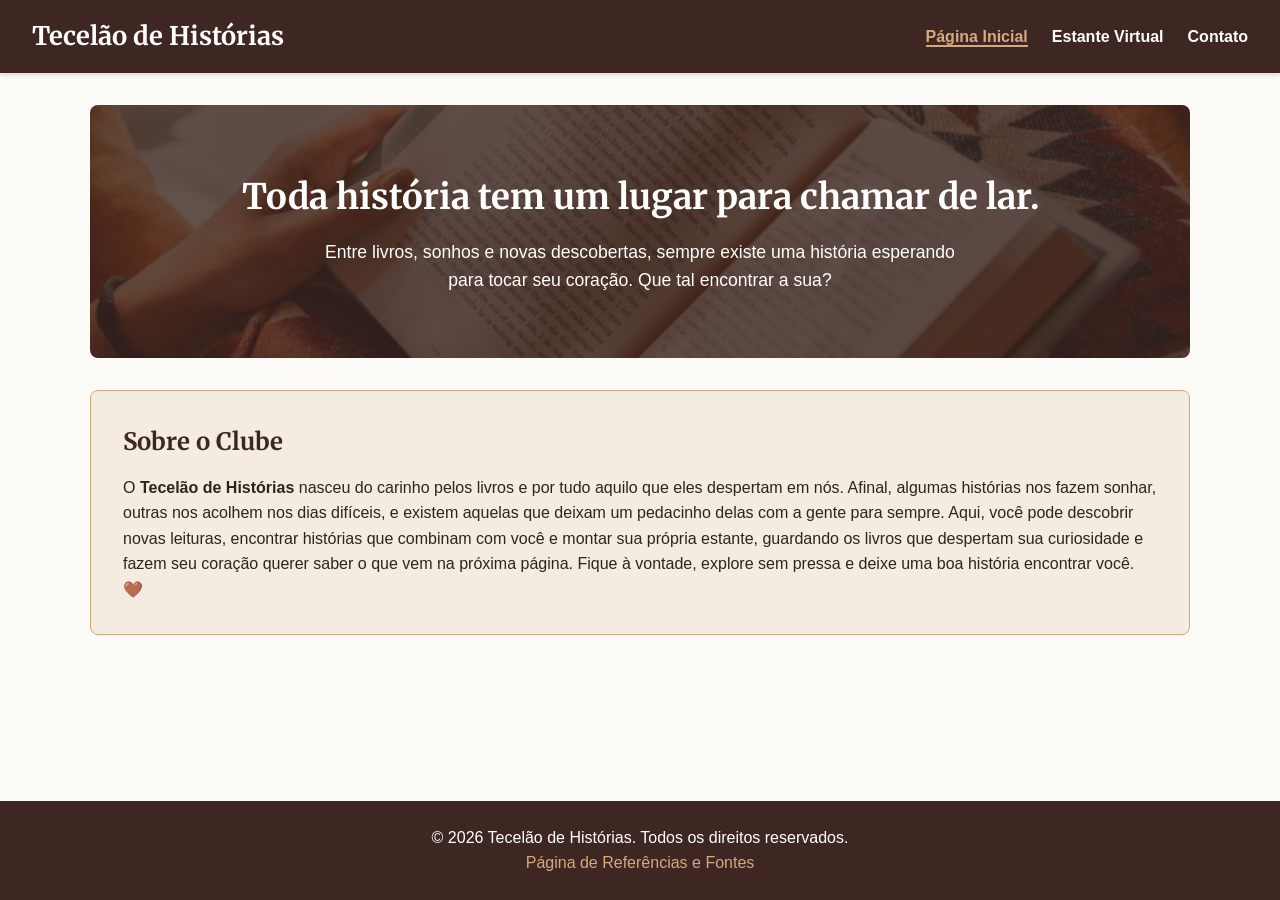
<file: projetofinal/index.html>
<!DOCTYPE html>
<html lang="pt-BR">
<head>
  <meta charset="UTF-8">
  <meta name="viewport" content="width=device-width, initial-scale=1.0">
  <title>Tecelão de Histórias | Página Inicial</title>
  <link rel="stylesheet" href="estilos/projetofinal.css">
  <link rel="preconnect" href="https://fonts.googleapis.com">
  <link rel="preconnect" href="https://fonts.gstatic.com" crossorigin>
  <link href="https://fonts.googleapis.com/css2?family=Merriweather:wght@400;700&family=Segoe+UI:wght@400;600;700&display=swap" rel="stylesheet">
</head>
<body>

  <header>
    <h1>Tecelão de Histórias</h1>
    <nav>
      <ul>
        <li><a href="index.html" class="active">Página Inicial</a></li>
        <li><a href="estante.html">Estante Virtual</a></li>
        <li><a href="contato.html">Contato</a></li>
      </ul>
    </nav>
  </header>

  <main>
    <section class="hero">
      <h2>Toda história tem um lugar para chamar de lar.</h2>
      <p>Entre livros, sonhos e novas descobertas, sempre existe uma história esperando para tocar seu coração. Que tal encontrar a sua?</p>
    </section>

    <section style="background-color: var(--card-bg); padding: 2rem; border-radius: 8px; border: 1px solid var(--accent);">
      <h2 style="font-family: var(--font-heading); color: var(--primary); margin-bottom: 0.8rem;">Sobre o Clube</h2>
      <p>O <strong>Tecelão de Histórias</strong> nasceu do carinho pelos livros e por tudo aquilo que eles despertam em nós. Afinal, algumas histórias nos fazem sonhar, outras nos acolhem nos dias difíceis, e existem aquelas que deixam um pedacinho delas com a gente para sempre.
Aqui, você pode descobrir novas leituras, encontrar histórias que combinam com você e montar sua própria estante, guardando os livros que despertam sua curiosidade e fazem seu coração querer saber o que vem na próxima página.
Fique à vontade, explore sem pressa e deixe uma boa história encontrar você. 🤎</p>
    </section>
  </main>

  <footer>
    <p>&copy; 2026 Tecelão de Histórias. Todos os direitos reservados.</p>
    <p><a href="referencias.html">Página de Referências e Fontes</a></p>
  </footer>

  <script src="scripts/projetofinal.js"></script>
</body>
</html>
</file>
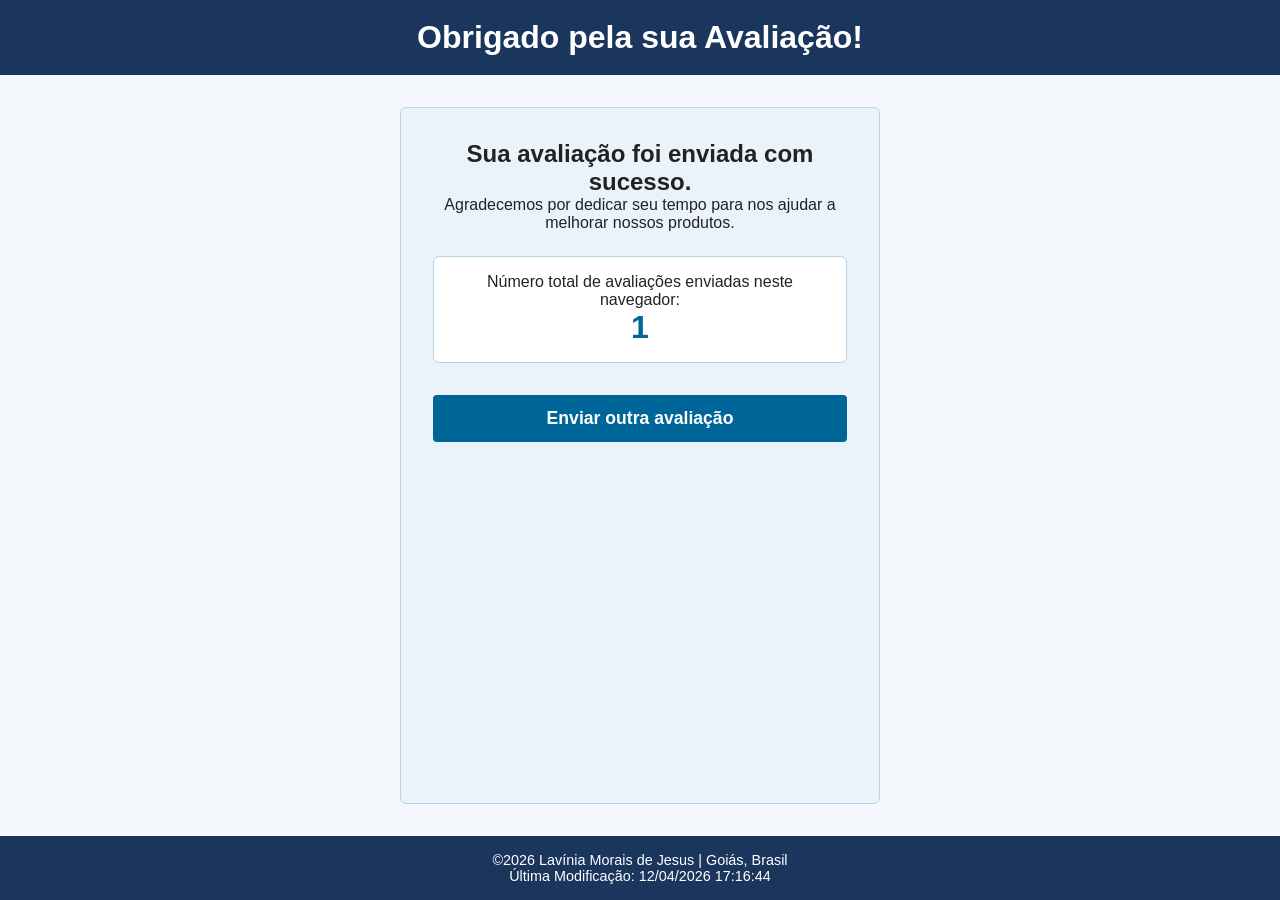
<file: avaliacao.html>
<!DOCTYPE html>
<html lang="pt-BR">
<head>
    <meta charset="UTF-8">
    <meta name="viewport" content="width=device-width, initial-scale=1.0">
    <title>Confirmação de Avaliação - Product Review</title>
    <meta name="description" content="Página de confirmação e agradecimento pelo envio da avaliação de produto.">
    <meta name="author" content="Lavínia Morais de Jesus">
    <link rel="stylesheet" href="estilos/estilo.css">
    <script src="scripts/avaliacao.js" defer></script>
</head>
<body>
    <header>
        <h1>Obrigado pela sua Avaliação!</h1>
    </header>

    <main class="confirmation-container">
        <div class="confirmation-card">
            <h2>Sua avaliação foi enviada com sucesso.</h2>
            <p>Agradecemos por dedicar seu tempo para nos ajudar a melhorar nossos produtos.</p>
            
            <div class="counter-box">
                <p>Número total de avaliações enviadas neste navegador:</p>
                <span id="reviewCount" class="count-number">0</span>
            </div>

            <a href="formulario.html" class="btn-back">Enviar outra avaliação</a>
        </div>
    </main>

    <footer>
        <p>&copy;<span id="year"></span> Lavínia Morais de Jesus | Goiás, Brasil</p>
        <p id="lastModified"></p>
    </footer>
</body>
</html>
</file>
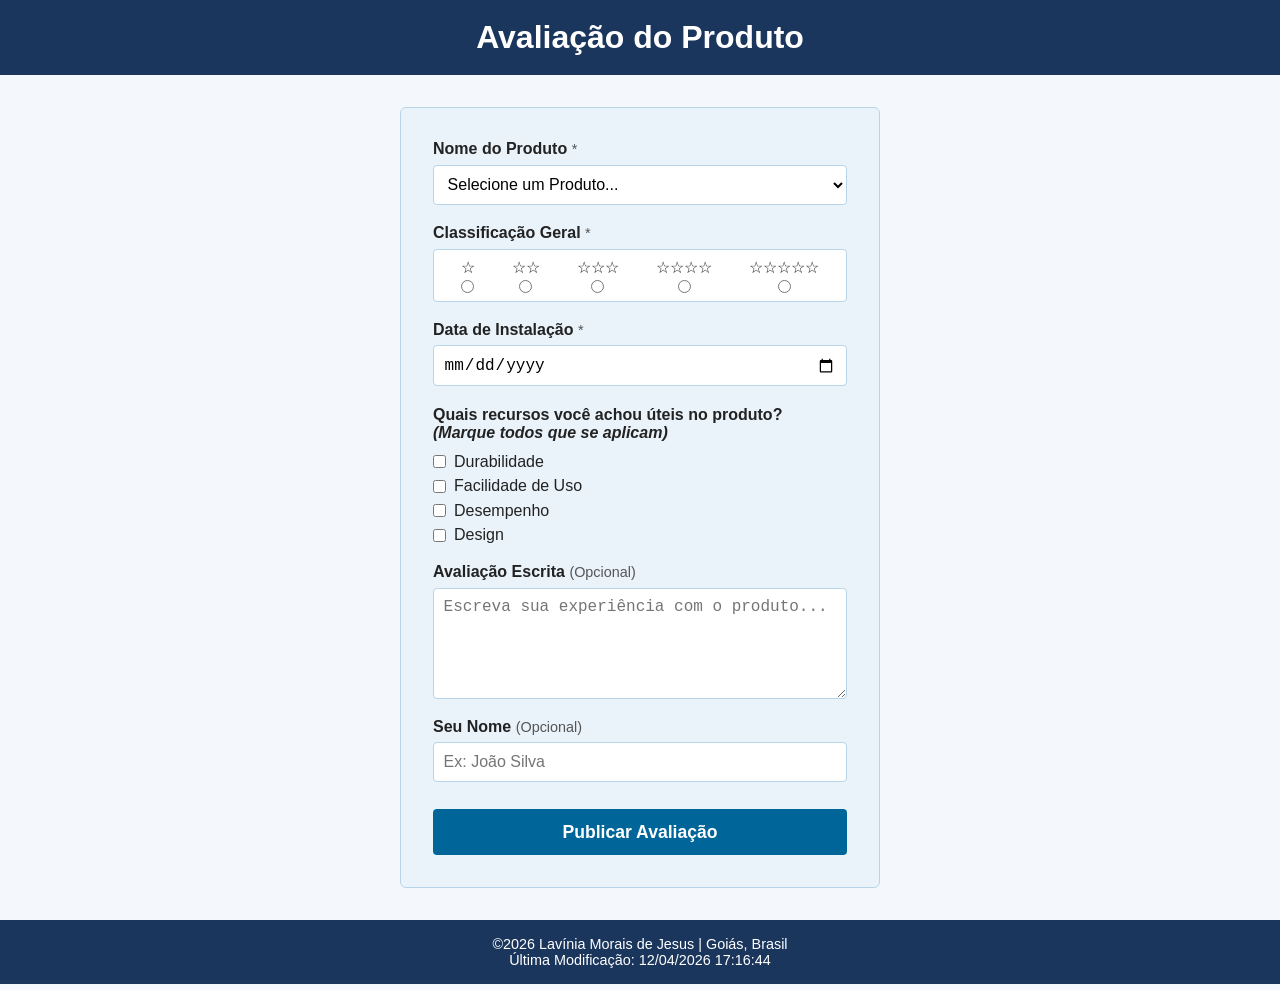
<file: formulario.html>
<!DOCTYPE html>
<html lang="pt-BR">
<head>
    <meta charset="UTF-8">
    <meta name="viewport" content="width=device-width, initial-scale=1.0">
    <title>Avaliação de Produto - Product Review</title>
    <meta name="description" content="Formulário de avaliação e revisão de produtos para coleta de feedback dos clientes.">
    <meta name="author" content="Lavínia Morais de Jesus">
    <link rel="stylesheet" href="estilos/estilo.css">
    <script src="scripts/formulario.js" defer></script>
</head>
<body>
    <header>
        <h1>Avaliação do Produto</h1>
    </header>

    <main>
        <form action="avaliacao.html" method="get" class="form-container">
            
            <div class="form-item">
                <label for="produto">Nome do Produto <span class="req">*</span></label>
                <select id="produto" name="produto" required>
                    <option value="" disabled selected>Selecione um Produto...</option>
                </select>
            </div>

            <fieldset class="form-item border-none">
                <legend class="label-style">Classificação Geral <span class="req">*</span></legend>
                <div class="stars-container">
                    <div class="star-option">
                        <label for="star1">☆</label>
                        <input type="radio" id="star1" name="classificacao" value="1" required>
                    </div>
                    <div class="star-option">
                        <label for="star2">☆☆</label>
                        <input type="radio" id="star2" name="classificacao" value="2" required>
                    </div>
                    <div class="star-option">
                        <label for="star3">☆☆☆</label>
                        <input type="radio" id="star3" name="classificacao" value="3" required>
                    </div>
                    <div class="star-option">
                        <label for="star4">☆☆☆☆</label>
                        <input type="radio" id="star4" name="classificacao" value="4" required>
                    </div>
                    <div class="star-option">
                        <label for="star5">☆☆☆☆☆</label>
                        <input type="radio" id="star5" name="classificacao" value="5" required>
                    </div>
                </div>
            </fieldset>

            <div class="form-item">
                <label for="dataInstalacao">Data de Instalação <span class="req">*</span></label>
                <input type="date" id="dataInstalacao" name="dataInstalacao" required>
            </div>

            <fieldset class="form-item border-none">
                <legend class="label-style">Quais recursos você achou úteis no produto?<br><em>(Marque todos que se aplicam)</em></legend>
                <div class="checkbox-list">
                    <div class="checkbox-item">
                        <input type="checkbox" id="durabilidade" name="recursos" value="durabilidade">
                        <label for="durabilidade">Durabilidade</label>
                    </div>
                    <div class="checkbox-item">
                        <input type="checkbox" id="facilidadeUso" name="recursos" value="facilidade_uso">
                        <label for="facilidadeUso">Facilidade de Uso</label>
                    </div>
                    <div class="checkbox-item">
                        <input type="checkbox" id="desempenho" name="recursos" value="desempenho">
                        <label for="desempenho">Desempenho</label>
                    </div>
                    <div class="checkbox-item">
                        <input type="checkbox" id="design" name="recursos" value="design">
                        <label for="design">Design</label>
                    </div>
                </div>
            </fieldset>

            <div class="form-item">
                <label for="avaliacaoEscrita">Avaliação Escrita <span>(Opcional)</span></label>
                <textarea id="avaliacaoEscrita" name="avaliacaoEscrita" rows="5" placeholder="Escreva sua experiência com o produto..."></textarea>
            </div>

            <div class="form-item">
                <label for="usuario">Seu Nome <span>(Opcional)</span></label>
                <input type="text" id="usuario" name="usuario" placeholder="Ex: João Silva">
            </div>

            <input type="submit" value="Publicar Avaliação" class="btn-submit">

        </form>
    </main>

    <footer>
        <p>&copy;<span id="year"></span> Lavínia Morais de Jesus | Goiás, Brasil</p>
        <p id="lastModified"></p>
    </footer>
</body>
</html>
</file>
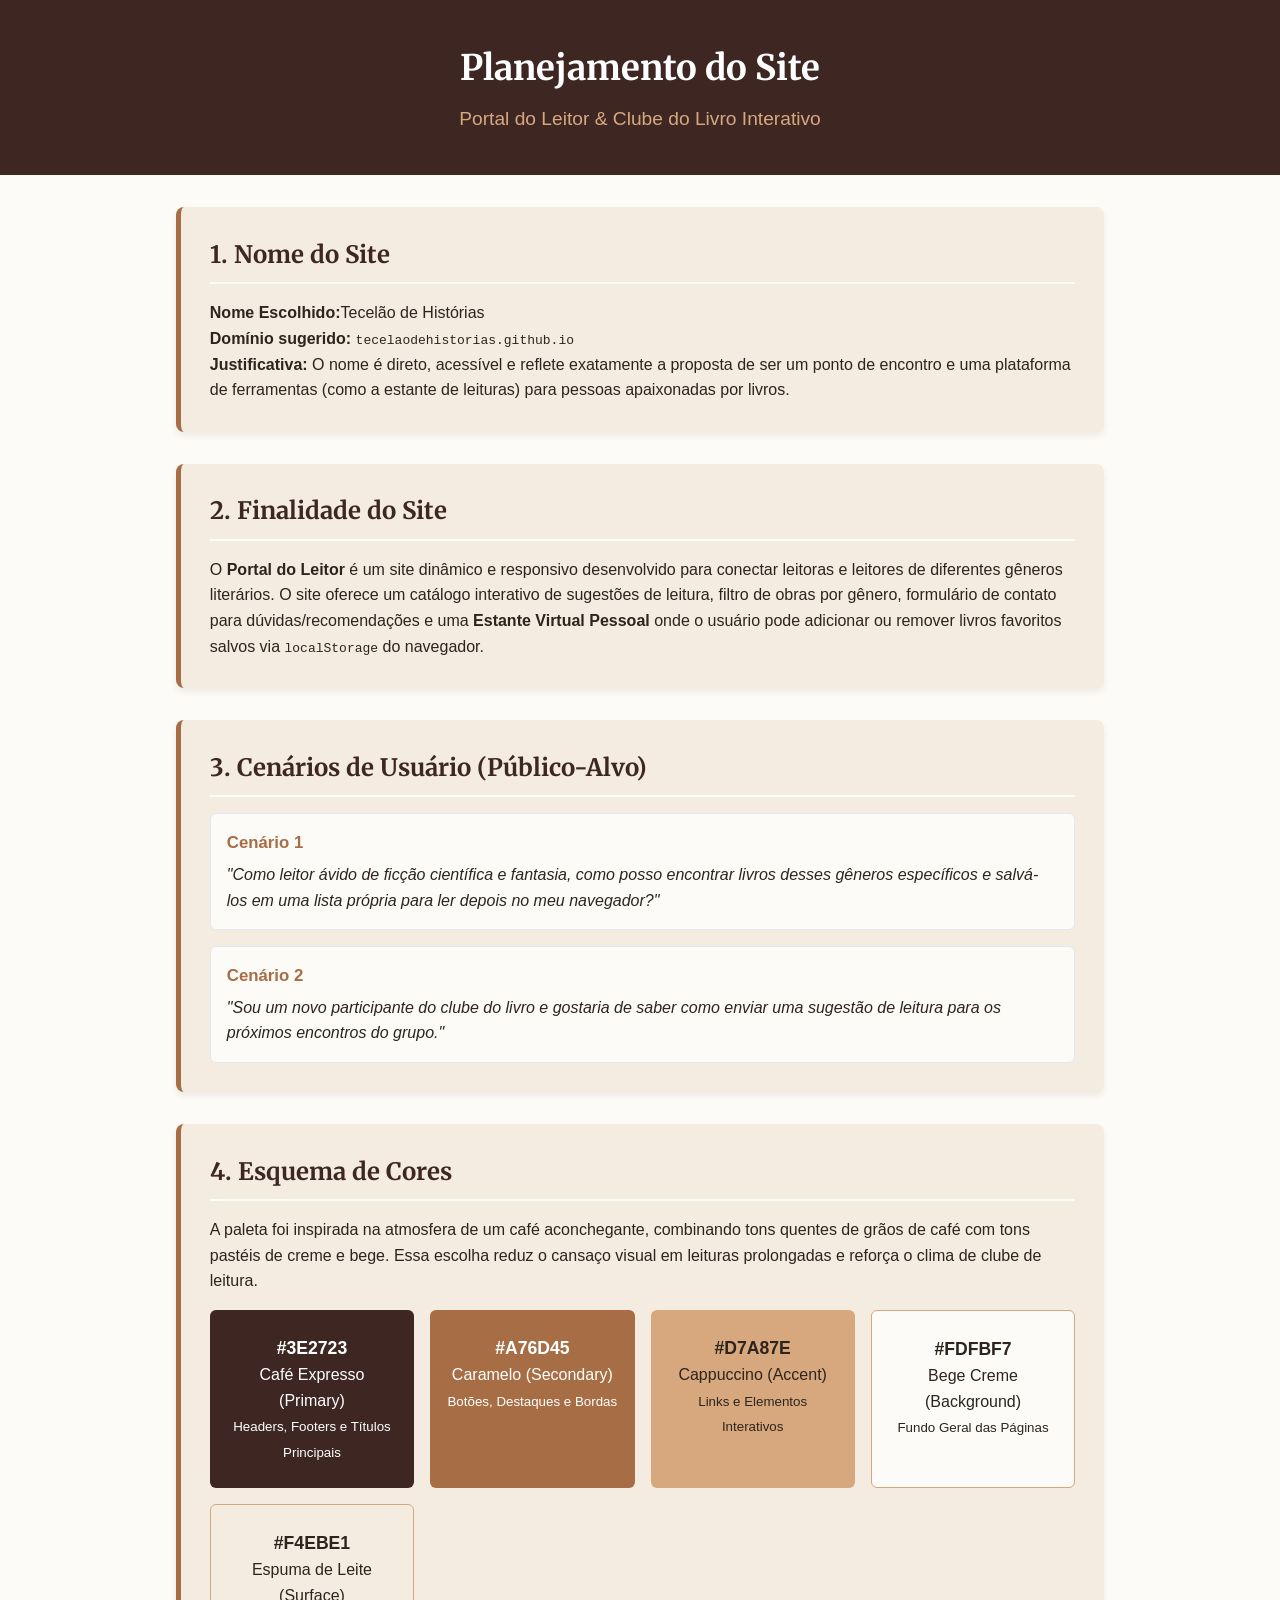
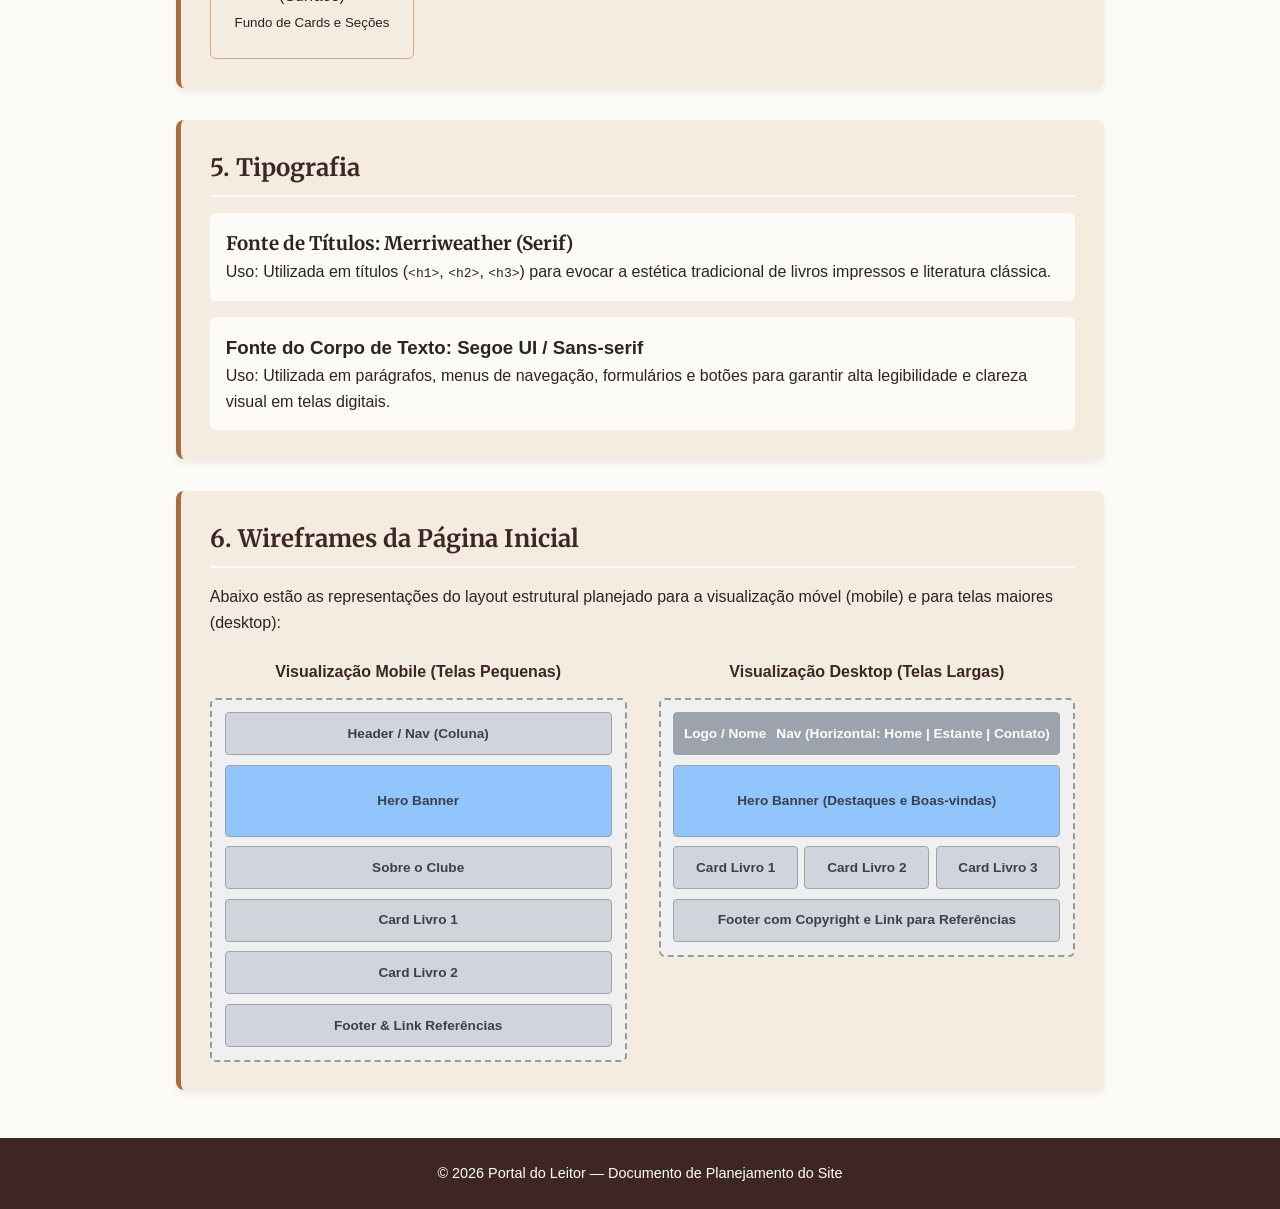
<file: projeto/planejamentodosite.html>
<!DOCTYPE html>
<html lang="pt-BR">
<head>
  <meta charset="UTF-8">
  <meta name="viewport" content="width=device-width, initial-scale=1.0">
  <title>Planejamento do Site | Tecelão de Histórias</title>
  <link rel="stylesheet" href="planejamentodosite.css">
  <link rel="preconnect" href="https://fonts.googleapis.com">
  <link rel="preconnect" href="https://fonts.gstatic.com" crossorigin>
  <link href="https://fonts.googleapis.com/css2?family=Merriweather:wght@400;700&family=Segoe+UI:wght@400;600;700&display=swap" rel="stylesheet">
</head>
<body>

  <header>
    <h1>Planejamento do Site</h1>
    <h2>Portal do Leitor & Clube do Livro Interativo</h2>
  </header>

  <main>

    <section class="card-planejamento">
      <h2>1. Nome do Site</h2>
      <p><strong>Nome Escolhido:</strong>Tecelão de Histórias</p>
      <p><strong>Domínio sugerido:</strong> <code>tecelaodehistorias.github.io</code></p>
      <p><strong>Justificativa:</strong> O nome é direto, acessível e reflete exatamente a proposta de ser um ponto de encontro e uma plataforma de ferramentas (como a estante de leituras) para pessoas apaixonadas por livros.</p>
    </section>

    <section class="card-planejamento">
      <h2>2. Finalidade do Site</h2>
      <p>
        O <strong>Portal do Leitor</strong> é um site dinâmico e responsivo desenvolvido para conectar leitoras e leitores de diferentes gêneros literários. O site oferece um catálogo interativo de sugestões de leitura, filtro de obras por gênero, formulário de contato para dúvidas/recomendações e uma <strong>Estante Virtual Pessoal</strong> onde o usuário pode adicionar ou remover livros favoritos salvos via <code>localStorage</code> do navegador.
      </p>
    </section>

    <section class="card-planejamento">
      <h2>3. Cenários de Usuário (Público-Alvo)</h2>
      <article class="cenario">
        <h3>Cenário 1</h3>
        <p><em>"Como leitor ávido de ficção científica e fantasia, como posso encontrar livros desses gêneros específicos e salvá-los em uma lista própria para ler depois no meu navegador?"</em></p>
      </article>

      <article class="cenario">
        <h3>Cenário 2</h3>
        <p><em>"Sou um novo participante do clube do livro e gostaria de saber como enviar uma sugestão de leitura para os próximos encontros do grupo."</em></p>
      </article>
    </section>

    <section class="card-planejamento">
      <h2>4. Esquema de Cores</h2>
      <p>A paleta foi inspirada na atmosfera de um café aconchegante, combinando tons quentes de grãos de café com tons pastéis de creme e bege. Essa escolha reduz o cansaço visual em leituras prolongadas e reforça o clima de clube de leitura.</p>

      <div class="paleta-container">
        <div class="cor-box" style="background-color: #3E2723; color: #ffffff;">
          <span>#3E2723</span>
          <p>Café Expresso (Primary)<br><small>Headers, Footers e Títulos Principais</small></p>
        </div>
        <div class="cor-box" style="background-color: #A76D45; color: #ffffff;">
          <span>#A76D45</span>
          <p>Caramelo (Secondary)<br><small>Botões, Destaques e Bordas</small></p>
        </div>
        <div class="cor-box" style="background-color: #D7A87E; color: #2D241E;">
          <span>#D7A87E</span>
          <p>Cappuccino (Accent)<br><small>Links e Elementos Interativos</small></p>
        </div>
        <div class="cor-box" style="background-color: #FDFBF7; color: #2D241E; border: 1px solid #D7A87E;">
          <span>#FDFBF7</span>
          <p>Bege Creme (Background)<br><small>Fundo Geral das Páginas</small></p>
        </div>
        <div class="cor-box" style="background-color: #F4EBE1; color: #2D241E; border: 1px solid #D7A87E;">
          <span>#F4EBE1</span>
          <p>Espuma de Leite (Surface)<br><small>Fundo de Cards e Seções</small></p>
        </div>
      </div>
    </section>

    <section class="card-planejamento">
      <h2>5. Tipografia</h2>
      <div class="fonte-exemplo serif">
        <h3>Fonte de Títulos: Merriweather (Serif)</h3>
        <p>Uso: Utilizada em títulos (<code>&lt;h1&gt;</code>, <code>&lt;h2&gt;</code>, <code>&lt;h3&gt;</code>) para evocar a estética tradicional de livros impressos e literatura clássica.</p>
      </div>

      <div class="fonte-exemplo sans">
        <h3>Fonte do Corpo de Texto: Segoe UI / Sans-serif</h3>
        <p>Uso: Utilizada em parágrafos, menus de navegação, formulários e botões para garantir alta legibilidade e clareza visual em telas digitais.</p>
      </div>
    </section>

    <section class="card-planejamento">
      <h2>6. Wireframes da Página Inicial</h2>
      <p>Abaixo estão as representações do layout estrutural planejado para a visualização móvel (mobile) e para telas maiores (desktop):</p>

      <div class="wireframes-grid">
        <div class="wireframe-box">
          <h3>Visualização Mobile (Telas Pequenas)</h3>
          <div class="wf-screen mobile">
            <div class="wf-header">Header / Nav (Coluna)</div>
            <div class="wf-hero">Hero Banner</div>
            <div class="wf-content">Sobre o Clube</div>
            <div class="wf-card">Card Livro 1</div>
            <div class="wf-card">Card Livro 2</div>
            <div class="wf-footer">Footer & Link Referências</div>
          </div>
        </div>

        <div class="wireframe-box">
          <h3>Visualização Desktop (Telas Largas)</h3>
          <div class="wf-screen desktop">
            <div class="wf-header-desktop">
              <span>Logo / Nome</span>
              <span>Nav (Horizontal: Home | Estante | Contato)</span>
            </div>
            <div class="wf-hero">Hero Banner (Destaques e Boas-vindas)</div>
            <div class="wf-grid">
              <div class="wf-card">Card Livro 1</div>
              <div class="wf-card">Card Livro 2</div>
              <div class="wf-card">Card Livro 3</div>
            </div>
            <div class="wf-footer">Footer com Copyright e Link para Referências</div>
          </div>
        </div>
      </div>
    </section>
  </main>

  <footer>
    <p>&copy; 2026 Portal do Leitor — Documento de Planejamento do Site</p>
  </footer>

</body>
</html>
</file>
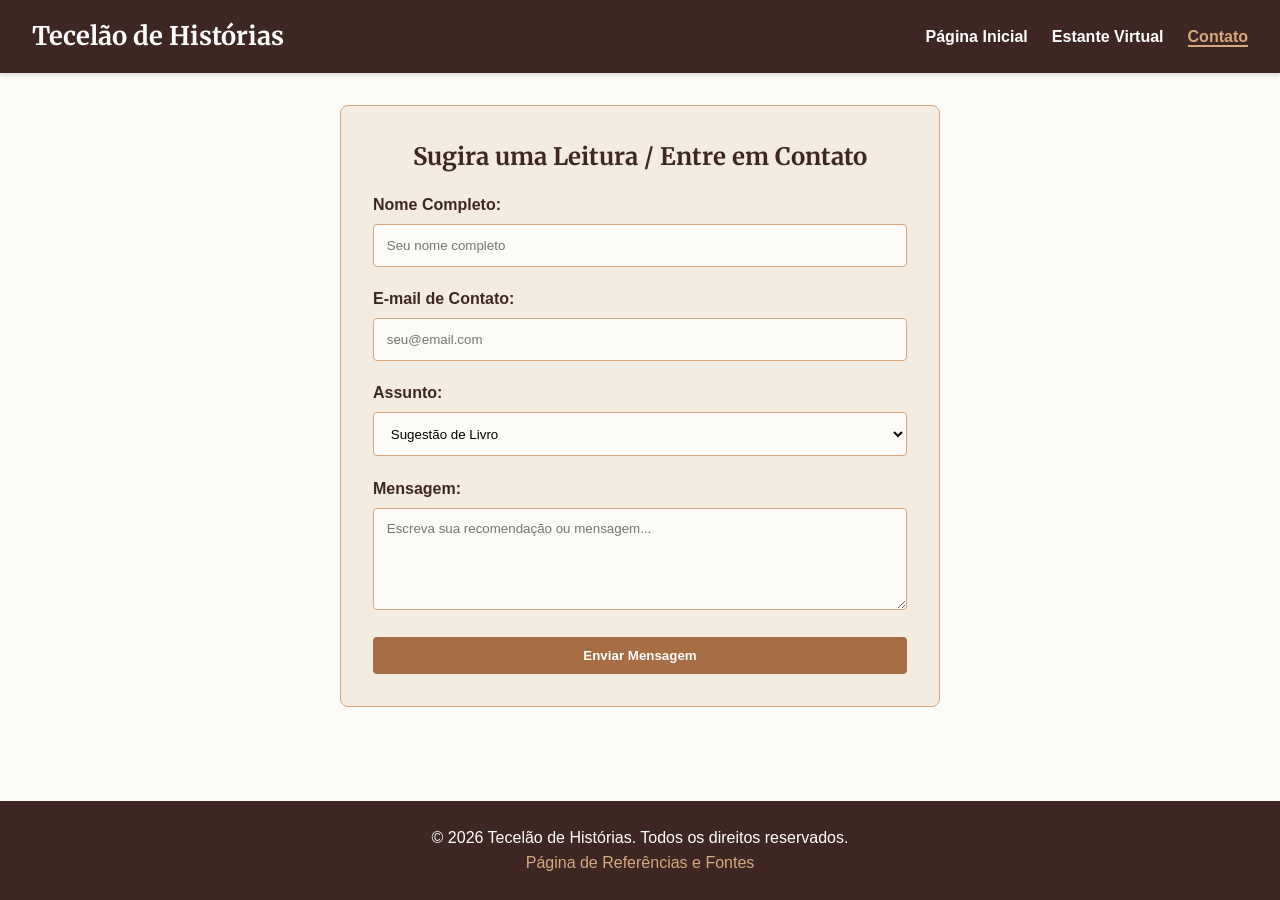
<file: projetofinal/contato.html>
<!DOCTYPE html>
<html lang="pt-BR">
<head>
  <meta charset="UTF-8">
  <meta name="viewport" content="width=device-width, initial-scale=1.0">
  <title>Tecelão de Histórias | Contato</title>
  <link rel="stylesheet" href="estilos/projetofinal.css">
  <link rel="preconnect" href="https://fonts.googleapis.com">
  <link rel="preconnect" href="https://fonts.gstatic.com" crossorigin>
  <link href="https://fonts.googleapis.com/css2?family=Merriweather:wght@400;700&family=Segoe+UI:wght@400;600;700&display=swap" rel="stylesheet">
</head>
<body>

  <header>
    <h1>Tecelão de Histórias</h1>
    <nav>
      <ul>
        <li><a href="index.html">Página Inicial</a></li>
        <li><a href="estante.html">Estante Virtual</a></li>
        <li><a href="contato.html" class="active">Contato</a></li>
      </ul>
    </nav>
  </header>

  <main>
    <div class="form-container">
      <h2 style="font-family: var(--font-heading); color: var(--primary); margin-bottom: 1rem; text-align: center;">Sugira uma Leitura / Entre em Contato</h2>
      
      <form onsubmit="event.preventDefault(); alert('Mensagem enviada com sucesso!');">
        <div class="form-group">
          <label for="nome">Nome Completo:</label>
          <input type="text" id="nome" required placeholder="Seu nome completo">
        </div>

        <div class="form-group">
          <label for="email">E-mail de Contato:</label>
          <input type="email" id="email" required placeholder="seu@email.com">
        </div>

        <div class="form-group">
          <label for="assunto">Assunto:</label>
          <select id="assunto">
            <option value="sugestao">Sugestão de Livro</option>
            <option value="duvida">Dúvida sobre o Clube</option>
            <option value="outro">Outro</option>
          </select>
        </div>

        <div class="form-group">
          <label for="mensagem">Mensagem:</label>
          <textarea id="mensagem" rows="5" required placeholder="Escreva sua recomendação ou mensagem..."></textarea>
        </div>

        <button type="submit" class="btn">Enviar Mensagem</button>
      </form>
    </div>
  </main>

  <footer>
    <p>&copy; 2026 Tecelão de Histórias. Todos os direitos reservados.</p>
    <p><a href="referencias.html">Página de Referências e Fontes</a></p>
  </footer>

  <script src="scripts/projetofinal.js"></script>
</body>
</html>
</file>
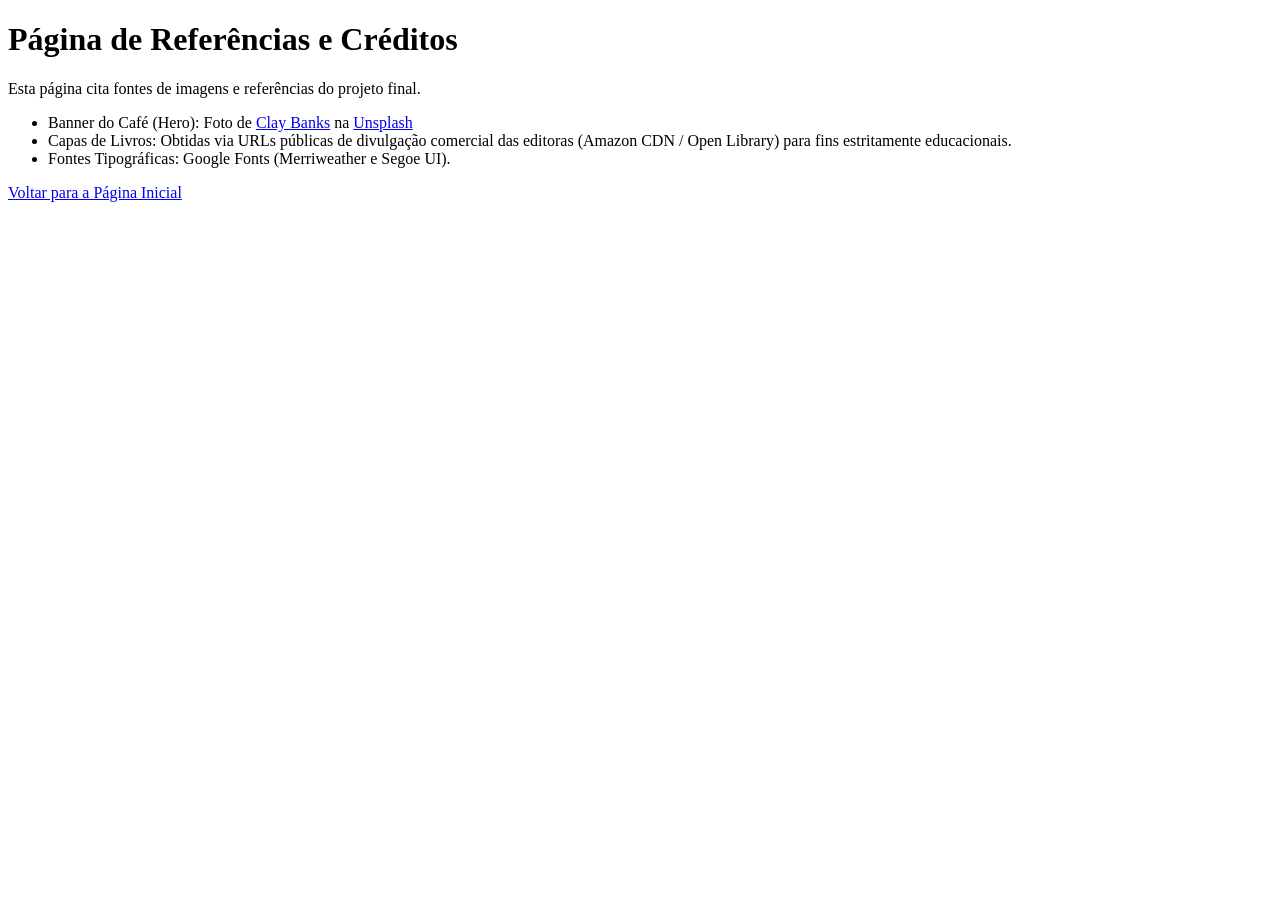
<file: projetofinal/referencias.html>
<!DOCTYPE html>
<html lang="pt-BR">
<head>
  <meta charset="UTF-8">
  <meta name="viewport" content="width=device-width, initial-scale=1.0">
  <title>Referências | Tecelão de Histórias</title>
</head>
<body>
  <h1>Página de Referências e Créditos</h1>
  <p>Esta página cita fontes de imagens e referências do projeto final.</p>
  
<ul>
    <li>Banner do Café (Hero): Foto de <a href="https://unsplash.com/pt-br/@claybanks?utm_source=unsplash&utm_medium=referral&utm_content=creditCopyText">Clay Banks</a> na <a href="https://unsplash.com/pt-br/fotografias/pessoa-lendo-livro-sobre-tecido-marrom-e-bege-w_qTfiPbjbg?utm_source=unsplash&utm_medium=referral&utm_content=creditCopyText">Unsplash</a></li>
    <li>Capas de Livros: Obtidas via URLs públicas de divulgação comercial das editoras (Amazon CDN / Open Library) para fins estritamente educacionais.</li>
    <li>Fontes Tipográficas: Google Fonts (Merriweather e Segoe UI).</li>
  </ul>

  <p><a href="index.html">Voltar para a Página Inicial</a></p>
</body>
</html>
</file>
<file: projetofinal/estilos/projetofinal.css>
:root {
  --primary: #3E2723;       
  --secondary: #A76D45;     
  --accent: #D7A87E;       
  --bg-light: #FDFBF7;     
  --card-bg: #F4EBE1;       
  --text-dark: #2D241E;     
  --text-light: #ffffff;
  --font-heading: 'Merriweather', serif;
  --font-body: 'Segoe UI', Tahoma, Geneva, Verdana, sans-serif;
  --spacing: 1rem;
}

* {
  box-sizing: border-box;
  margin: 0;
  padding: 0;
}

body {
  font-family: var(--font-body);
  background-color: var(--bg-light);
  color: var(--text-dark);
  line-height: 1.6;
  display: flex;
  flex-direction: column;
  min-height: 100vh;
}

header {
  background-color: var(--primary);
  color: var(--text-light);
  padding: var(--spacing) 2rem;
  display: flex;
  flex-wrap: wrap;
  justify-content: space-between;
  align-items: center;
  box-shadow: 0 2px 5px rgba(0,0,0,0.15);
}

header h1 {
  font-family: var(--font-heading);
  font-size: 1.6rem;
}

nav ul {
  display: flex;
  list-style: none;
  gap: 1.5rem;
}

nav a {
  color: var(--text-light);
  text-decoration: none;
  font-weight: 600;
  transition: color 0.3s;
}

nav a:hover, nav a.active {
  color: var(--accent);
  border-bottom: 2px solid var(--accent);
}

main {
  flex: 1;
  max-width: 1100px;
  width: 90%;
  margin: 2rem auto;
}

.hero {
  text-align: center;
  padding: 4rem 1.5rem;
  background: linear-gradient(rgba(62, 39, 35, 0.75), rgba(62, 39, 35, 0.75)), url('../imagens/clay-banks-unsplash.jpg') center/cover no-repeat;
  color: var(--text-light);
  border-radius: 8px;
  margin-bottom: 2rem;
}

.hero h2 {
  font-family: var(--font-heading);
  font-size: 2.2rem;
  margin-bottom: 0.8rem;
}

.hero p {
  font-size: 1.1rem;
  max-width: 650px;
  margin: 0 auto;
}

.grid-cards {
  display: grid;
  grid-template-columns: repeat(auto-fit, minmax(240px, 1fr));
  gap: 2rem;
  margin-top: 1.5rem;
}

.card {
  background-color: var(--card-bg);
  border-radius: 8px;
  overflow: hidden;
  box-shadow: 0 4px 8px rgba(62, 39, 35, 0.08);
  display: flex;
  flex-direction: column;
  justify-content: space-between;
  padding: 1.2rem;
  border: 1px solid var(--accent);
}

.card img {
  width: 100%;
  height: 260px;
  object-fit: cover;
  border-radius: 4px;
}

.card-content {
  padding: 0.8rem 0;
}

.card-content h3 {
  font-family: var(--font-heading);
  color: var(--primary);
  margin-bottom: 0.4rem;
}

.btn {
  background-color: var(--secondary);
  color: var(--text-light);
  border: none;
  padding: 0.7rem 1rem;
  border-radius: 4px;
  cursor: pointer;
  font-weight: bold;
  width: 100%;
  transition: background-color 0.3s;
}

.btn:hover {
  background-color: var(--primary);
}

.form-container {
  background-color: var(--card-bg);
  padding: 2rem;
  border-radius: 8px;
  border: 1px solid var(--accent);
  max-width: 600px;
  margin: 0 auto;
}

.form-group {
  margin-bottom: 1.2rem;
}

.form-group label {
  display: block;
  margin-bottom: 0.4rem;
  font-weight: bold;
  color: var(--primary);
}

.form-group input, .form-group select, .form-group textarea {
  width: 100%;
  padding: 0.8rem;
  border: 1px solid var(--accent);
  border-radius: 4px;
  background-color: var(--bg-light);
  font-family: var(--font-body);
}

footer {
  background-color: var(--primary);
  color: var(--text-light);
  text-align: center;
  padding: 1.5rem;
  margin-top: auto;
}

footer a {
  color: var(--accent);
  text-decoration: none;
}

footer a:hover {
  text-decoration: underline;
}

@media (max-width: 768px) {
  header {
    flex-direction: column;
    text-align: center;
    gap: 1rem;
  }
  
  .hero h2 {
    font-size: 1.7rem;
  }
}
</file>
<file: estilos/estilo.css>
:root {
    --blue-dark: #1b365d;      
    --blue-medium: #006699;   
    --blue-card: #eaf3fa;     
    --blue-border: #b8d4e8;     
    --bg-page: #f4f8fc;       
    --text-color: #222222;
}

* {
    box-sizing: border-box;
    margin: 0;
    padding: 0;
}

body {
    font-family: Arial, Helvetica, sans-serif;
    background-color: var(--bg-page);
    color: var(--text-color);
    display: flex;
    flex-direction: column;
    min-height: 100vh;
}

header {
    background-color: var(--blue-dark);
    color: #ffffff;
    text-align: center;
    padding: 1.2rem;
}

main {
    flex: 1;
    display: flex;
    justify-content: center;
    padding: 2rem 1rem;
}

.form-container, .confirmation-card {
    background-color: var(--blue-card);
    border: 1px solid var(--blue-border);
    border-radius: 6px;
    padding: 1.5rem;
    width: 100%;
    max-width: 480px;
}

.border-none {
    border: none;
    padding: 0;
}

.form-item {
    margin-bottom: 1.2rem;
    display: flex;
    flex-direction: column;
}

.label-style,
.form-item > label {
    font-weight: bold;
    margin-bottom: 0.4rem;
    color: var(--text-color);
}

.form-item label span,
.label-style span {
    font-weight: normal;
    color: #555555;
    font-size: 0.9rem;
}

.req {
    color: #cc0000;
}

input[type="text"],
input[type="date"],
select,
textarea {
    width: 100%;
    padding: 0.6rem;
    border: 1px solid var(--blue-border);
    border-radius: 4px;
    font-size: 1rem;
    background-color: #ffffff;
}

textarea {
    resize: vertical;
}

.stars-container {
    display: flex;
    justify-content: space-around;
    background-color: #ffffff;
    padding: 0.5rem;
    border: 1px solid var(--blue-border);
    border-radius: 4px;
}

.star-option {
    display: flex;
    flex-direction: column;
    align-items: center;
    gap: 0.2rem;
}

.star-option label {
    cursor: pointer;
    font-weight: normal;
}

.checkbox-list {
    display: flex;
    flex-direction: column;
    gap: 0.4rem;
    margin-top: 0.3rem;
}

.checkbox-item {
    display: flex;
    align-items: center;
    gap: 0.5rem;
}

.checkbox-item label {
    font-weight: normal;
    cursor: pointer;
}

.btn-submit, .btn-back {
    width: 100%;
    background-color: var(--blue-medium);
    color: #ffffff;
    border: none;
    padding: 0.8rem;
    font-size: 1.1rem;
    font-weight: bold;
    border-radius: 4px;
    cursor: pointer;
    margin-top: 0.5rem;
    text-align: center;
    text-decoration: none;
    display: inline-block;
}

.btn-submit:hover, .btn-back:hover {
    background-color: var(--blue-dark);
}

.confirmation-card {
    text-align: center;
}

.counter-box {
    background-color: #ffffff;
    border: 1px solid var(--blue-border);
    padding: 1rem;
    border-radius: 6px;
    margin: 1.5rem 0;
}

.count-number {
    font-size: 2rem;
    font-weight: bold;
    color: var(--blue-medium);
    display: block;
}

footer {
    background-color: var(--blue-dark);
    color: #ffffff;
    text-align: center;
    padding: 1rem;
    font-size: 0.9rem;
    margin-top: auto;
}

@media (min-width: 600px) {
    header h1 {
        font-size: 2rem;
    }
    
    .form-container, .confirmation-card {
        padding: 2rem;
    }
}
</file>
<file: projeto/planejamentodosite.css>
:root {
  --primary-color: #3E2723;    
  --secondary-color: #A76D45;  
  --accent-color: #D7A87E;    
  --bg-color: #FDFBF7;      
  --card-bg: #F4EBE1;         
  --text-color: #2D241E;       
  --font-heading: 'Merriweather', serif;
  --font-body: 'Segoe UI', Tahoma, Geneva, Verdana, sans-serif;
}

* {
  box-sizing: border-box;
  margin: 0;
  padding: 0;
}

body {
  font-family: var(--font-body);
  background-color: var(--bg-color);
  color: var(--text-color);
  line-height: 1.6;
  padding: 0;
  margin: 0;
}

header {
  background-color: var(--primary-color);
  color: #ffffff;
  text-align: center;
  padding: 2.5rem 1rem;
}

header h1 {
  font-family: var(--font-heading);
  font-size: 2.2rem;
  margin-bottom: 0.5rem;
}

header h2 {
  font-size: 1.2rem;
  font-weight: 400;
  color: var(--accent-color);
}

footer {
  background-color: var(--primary-color);
  color: #ffffff;
  text-align: center;
  padding: 1.5rem;
  margin-top: 3rem;
  font-size: 0.9rem;
}

main {
  max-width: 960px;
  margin: 2rem auto;
  padding: 0 1rem;
}

.card-planejamento {
  background: var(--card-bg);
  border-radius: 8px;
  padding: 1.8rem;
  margin-bottom: 2rem;
  box-shadow: 0 4px 6px rgba(62, 39, 35, 0.08);
  border-left: 5px solid var(--secondary-color);
}

.card-planejamento h2 {
  font-family: var(--font-heading);
  color: var(--primary-color);
  margin-bottom: 1rem;
  border-bottom: 2px solid var(--bg-color);
  padding-bottom: 0.5rem;
}

.cenario {
  background-color: var(--bg-color);
  border-radius: 6px;
  padding: 1rem;
  margin-top: 1rem;
  border: 1px solid #e2e8f0;
}

.cenario h3 {
  color: var(--secondary-color);
  font-size: 1.05rem;
  margin-bottom: 0.3rem;
}

.paleta-container {
  display: grid;
  grid-template-columns: repeat(auto-fit, minmax(180px, 1fr));
  gap: 1rem;
  margin-top: 1rem;
}

.cor-box {
  padding: 1.5rem 1rem;
  border-radius: 6px;
  color: #ffffff;
  text-align: center;
}

.cor-box span {
  font-weight: bold;
  font-size: 1.1rem;
  display: block;
}

.cor-box.primary { background-color: #2C3E50; }
.cor-box.secondary { background-color: #E74C3C; }
.cor-box.accent { background-color: #F39C12; }
.cor-box.bg-light { 
  background-color: #F8F9FA; 
  color: #222222; 
  border: 1px solid #cccccc;
}

.fonte-exemplo {
  padding: 1rem;
  border-radius: 6px;
  background-color: var(--bg-color);
  margin-top: 1rem;
}

.fonte-exemplo.serif h3 {
  font-family: var(--font-heading);
}

.fonte-exemplo.sans h3 {
  font-family: var(--font-body);
}

.wireframes-grid {
  display: grid;
  grid-template-columns: repeat(auto-fit, minmax(280px, 1fr));
  gap: 2rem;
  margin-top: 1.5rem;
}

.wireframe-box h3 {
  text-align: center;
  margin-bottom: 0.8rem;
  font-size: 1rem;
  color: var(--primary-color);
}

.wf-screen {
  border: 2px dashed #999999;
  background-color: #f0f0f0;
  padding: 0.8rem;
  border-radius: 6px;
  display: flex;
  flex-direction: column;
  gap: 0.6rem;
}

.wf-header, .wf-hero, .wf-content, .wf-card, .wf-footer, .wf-header-desktop {
  background-color: #d1d5db;
  border: 1px solid #9ca3af;
  text-align: center;
  padding: 0.6rem;
  font-size: 0.85rem;
  font-weight: bold;
  color: #374151;
  border-radius: 4px;
}

.wf-header-desktop {
  display: flex;
  justify-content: space-between;
  background-color: #9ca3af;
  color: #ffffff;
}

.wf-hero {
  background-color: #93c5fd;
  padding: 1.5rem 0.5rem;
}

.wf-grid {
  display: grid;
  grid-template-columns: repeat(3, 1fr);
  gap: 0.4rem;
}

@media (max-width: 600px) {
  header h1 {
    font-size: 1.7rem;
  }
  
  .card-planejamento {
    padding: 1.2rem;
  }
}
</file>
